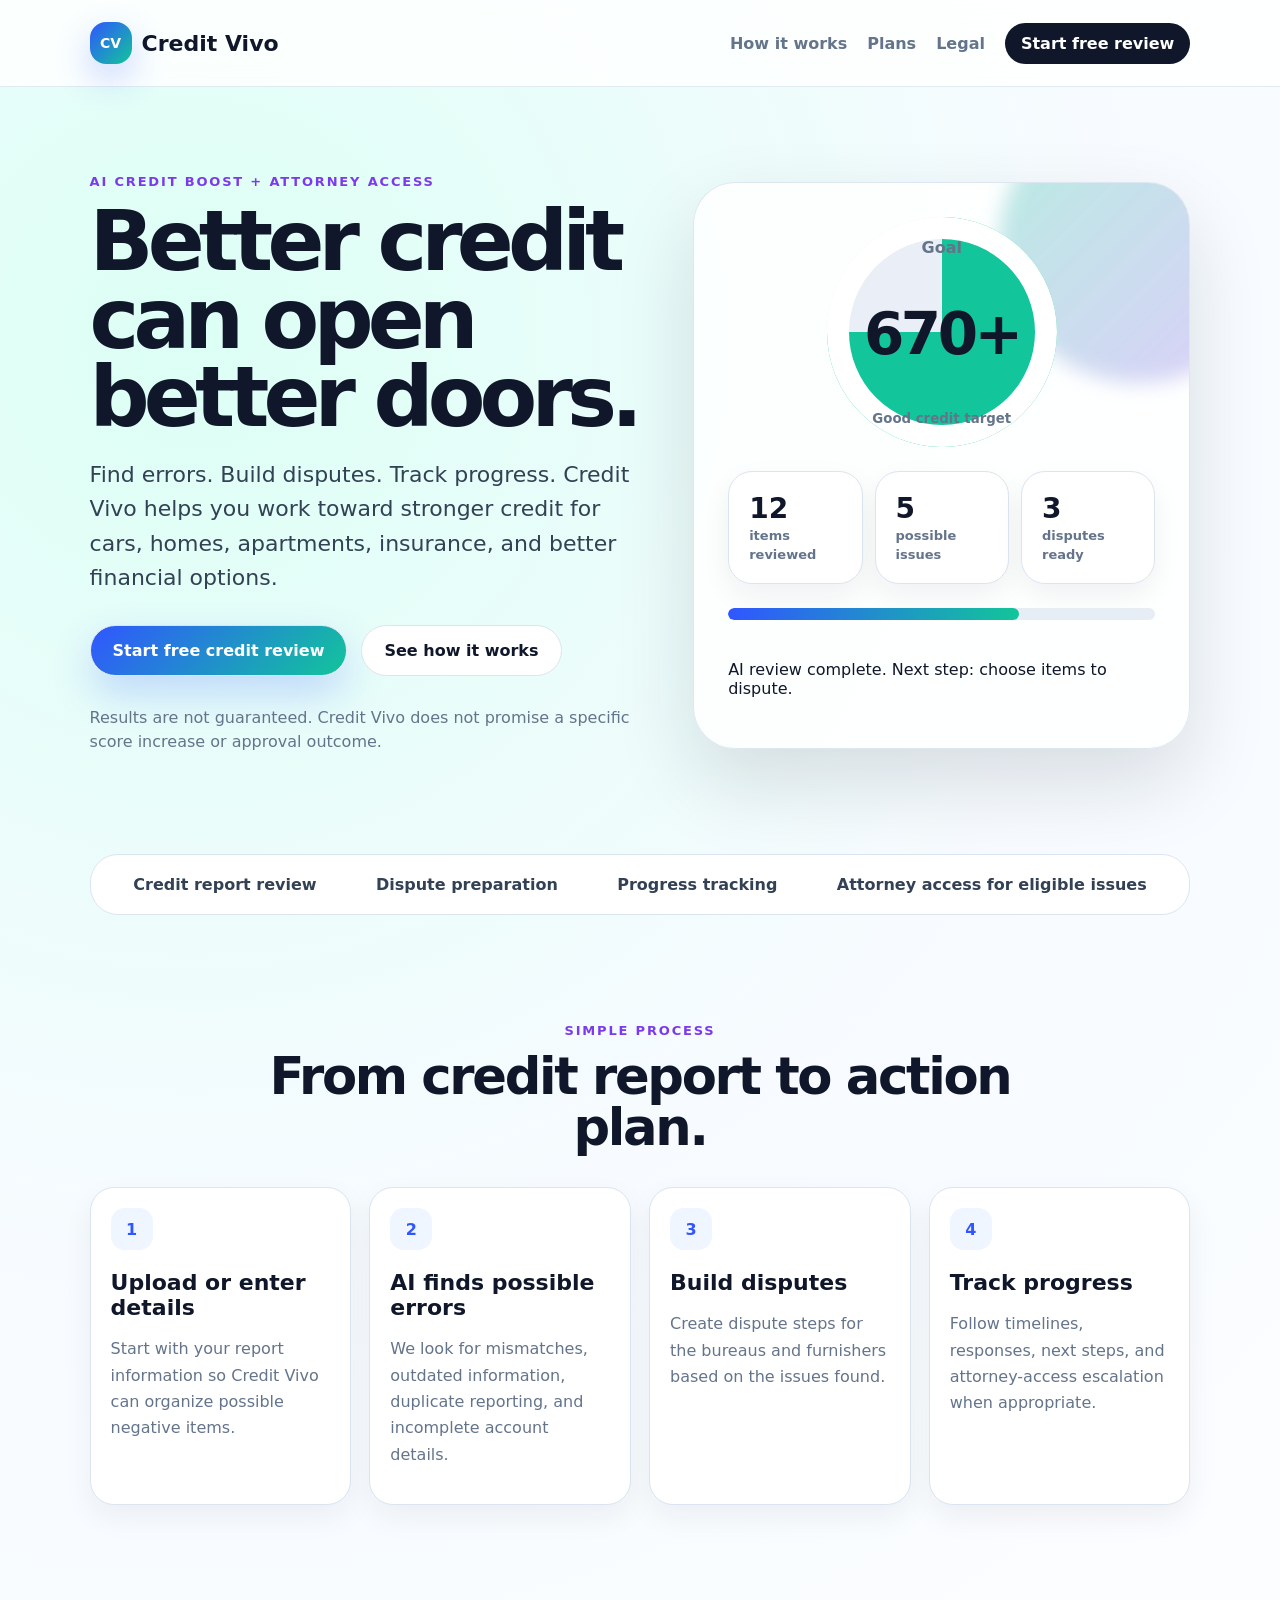
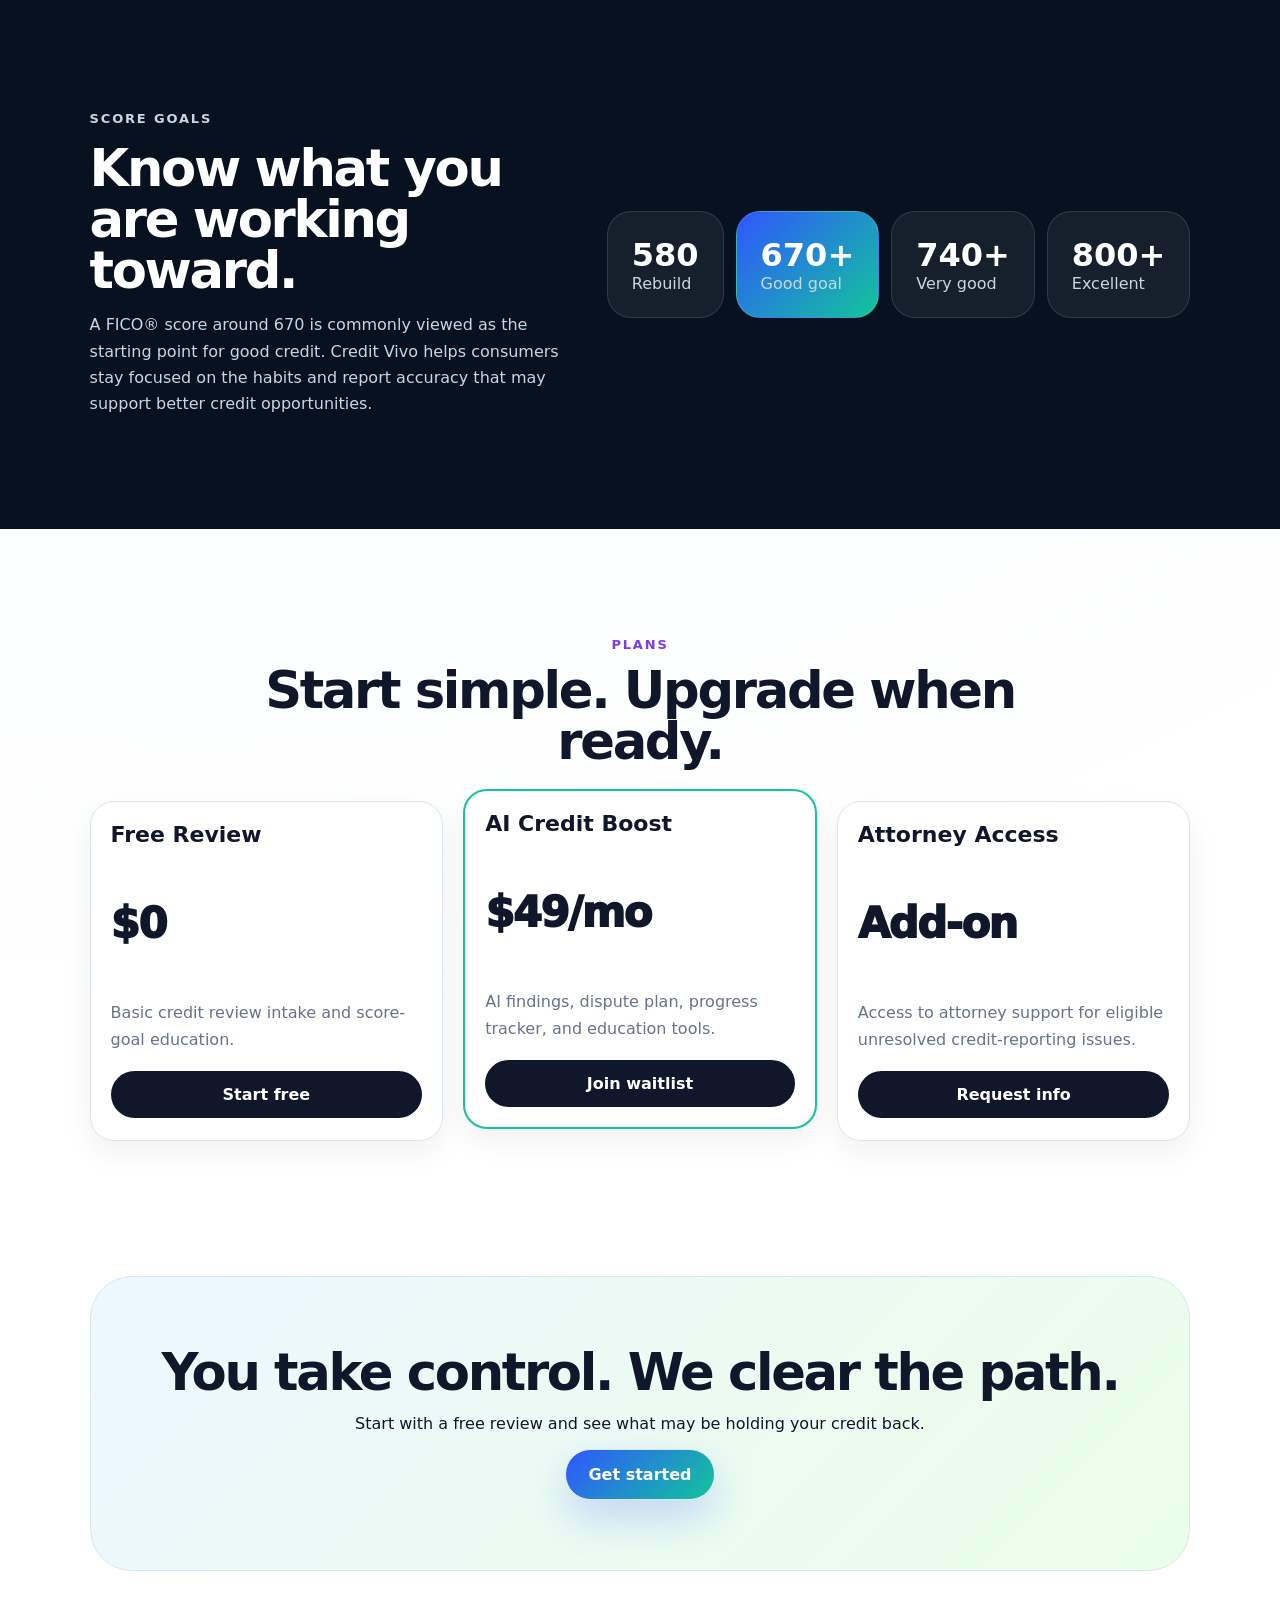
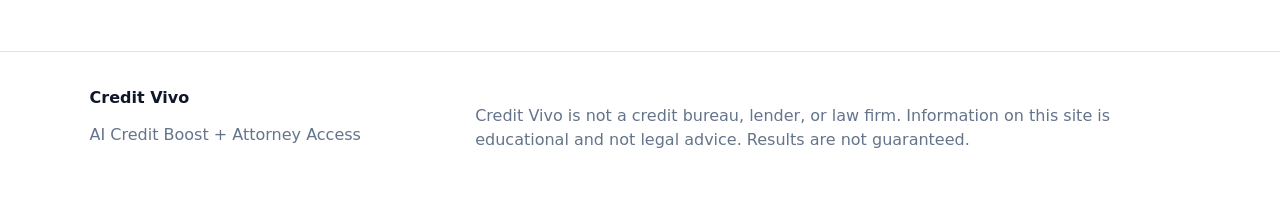
<file: index.html>
<!doctype html>
<html lang="en">
<head>
  <meta charset="utf-8" />
  <meta name="viewport" content="width=device-width, initial-scale=1" />
  <title>Credit Vivo | AI Credit Boost + Attorney Access</title>
  <meta name="description" content="Credit Vivo helps consumers review credit reports, find possible errors, build dispute plans, and track progress with AI-powered tools and attorney access for eligible issues." />
  <link rel="icon" href="/favicon.svg" />
  <link rel="stylesheet" href="/styles.css" />
</head>
<body>
  <header class="site-header">
    <a class="brand" href="/index.html" aria-label="Credit Vivo home">
      <span class="logo-mark">CV</span><span>Credit Vivo</span>
    </a>
    <nav>
      <a href="#how">How it works</a>
      <a href="#pricing">Plans</a>
      <a href="/legal.html">Legal</a>
      <a class="nav-cta" href="/start.html">Start free review</a>
    </nav>
  </header>

  <main>
    <section class="hero">
      <div class="hero-copy">
        <p class="eyebrow">AI Credit Boost + Attorney Access</p>
        <h1>Better credit can open better doors.</h1>
        <p class="subhead">Find errors. Build disputes. Track progress. Credit Vivo helps you work toward stronger credit for cars, homes, apartments, insurance, and better financial options.</p>
        <div class="hero-actions">
          <a class="button primary" href="/start.html">Start free credit review</a>
          <a class="button ghost" href="#how">See how it works</a>
        </div>
        <p class="fineprint">Results are not guaranteed. Credit Vivo does not promise a specific score increase or approval outcome.</p>
      </div>
      <div class="hero-card" aria-label="Credit Vivo dashboard preview">
        <div class="score-ring"><span>Goal</span><strong>670+</strong><small>Good credit target</small></div>
        <div class="panel-list">
          <div><b>12</b><span>items reviewed</span></div>
          <div><b>5</b><span>possible issues</span></div>
          <div><b>3</b><span>disputes ready</span></div>
        </div>
        <div class="progress"><span></span></div>
        <p>AI review complete. Next step: choose items to dispute.</p>
      </div>
    </section>

    <section class="trust-strip">
      <span>Credit report review</span>
      <span>Dispute preparation</span>
      <span>Progress tracking</span>
      <span>Attorney access for eligible issues</span>
    </section>

    <section id="how" class="section">
      <div class="section-heading">
        <p class="eyebrow">Simple process</p>
        <h2>From credit report to action plan.</h2>
      </div>
      <div class="steps">
        <article><span>1</span><h3>Upload or enter details</h3><p>Start with your report information so Credit Vivo can organize possible negative items.</p></article>
        <article><span>2</span><h3>AI finds possible errors</h3><p>We look for mismatches, outdated information, duplicate reporting, and incomplete account details.</p></article>
        <article><span>3</span><h3>Build disputes</h3><p>Create dispute steps for the bureaus and furnishers based on the issues found.</p></article>
        <article><span>4</span><h3>Track progress</h3><p>Follow timelines, responses, next steps, and attorney-access escalation when appropriate.</p></article>
      </div>
    </section>

    <section class="section split">
      <div>
        <p class="eyebrow">Score goals</p>
        <h2>Know what you are working toward.</h2>
        <p>A FICO® score around 670 is commonly viewed as the starting point for good credit. Credit Vivo helps consumers stay focused on the habits and report accuracy that may support better credit opportunities.</p>
      </div>
      <div class="score-scale">
        <div><strong>580</strong><span>Rebuild</span></div>
        <div class="active"><strong>670+</strong><span>Good goal</span></div>
        <div><strong>740+</strong><span>Very good</span></div>
        <div><strong>800+</strong><span>Excellent</span></div>
      </div>
    </section>

    <section id="pricing" class="section">
      <div class="section-heading">
        <p class="eyebrow">Plans</p>
        <h2>Start simple. Upgrade when ready.</h2>
      </div>
      <div class="pricing">
        <article><h3>Free Review</h3><p class="price">$0</p><p>Basic credit review intake and score-goal education.</p><a href="/start.html">Start free</a></article>
        <article class="featured"><h3>AI Credit Boost</h3><p class="price">$49/mo</p><p>AI findings, dispute plan, progress tracker, and education tools.</p><a href="/start.html">Join waitlist</a></article>
        <article><h3>Attorney Access</h3><p class="price">Add-on</p><p>Access to attorney support for eligible unresolved credit-reporting issues.</p><a href="/start.html">Request info</a></article>
      </div>
    </section>

    <section class="cta-section">
      <h2>You take control. We clear the path.</h2>
      <p>Start with a free review and see what may be holding your credit back.</p>
      <a class="button primary" href="/start.html">Get started</a>
    </section>
  </main>

  <footer>
    <div><strong>Credit Vivo</strong><p>AI Credit Boost + Attorney Access</p></div>
    <p>Credit Vivo is not a credit bureau, lender, or law firm. Information on this site is educational and not legal advice. Results are not guaranteed.</p>
  </footer>
</body>
</html>
</file>
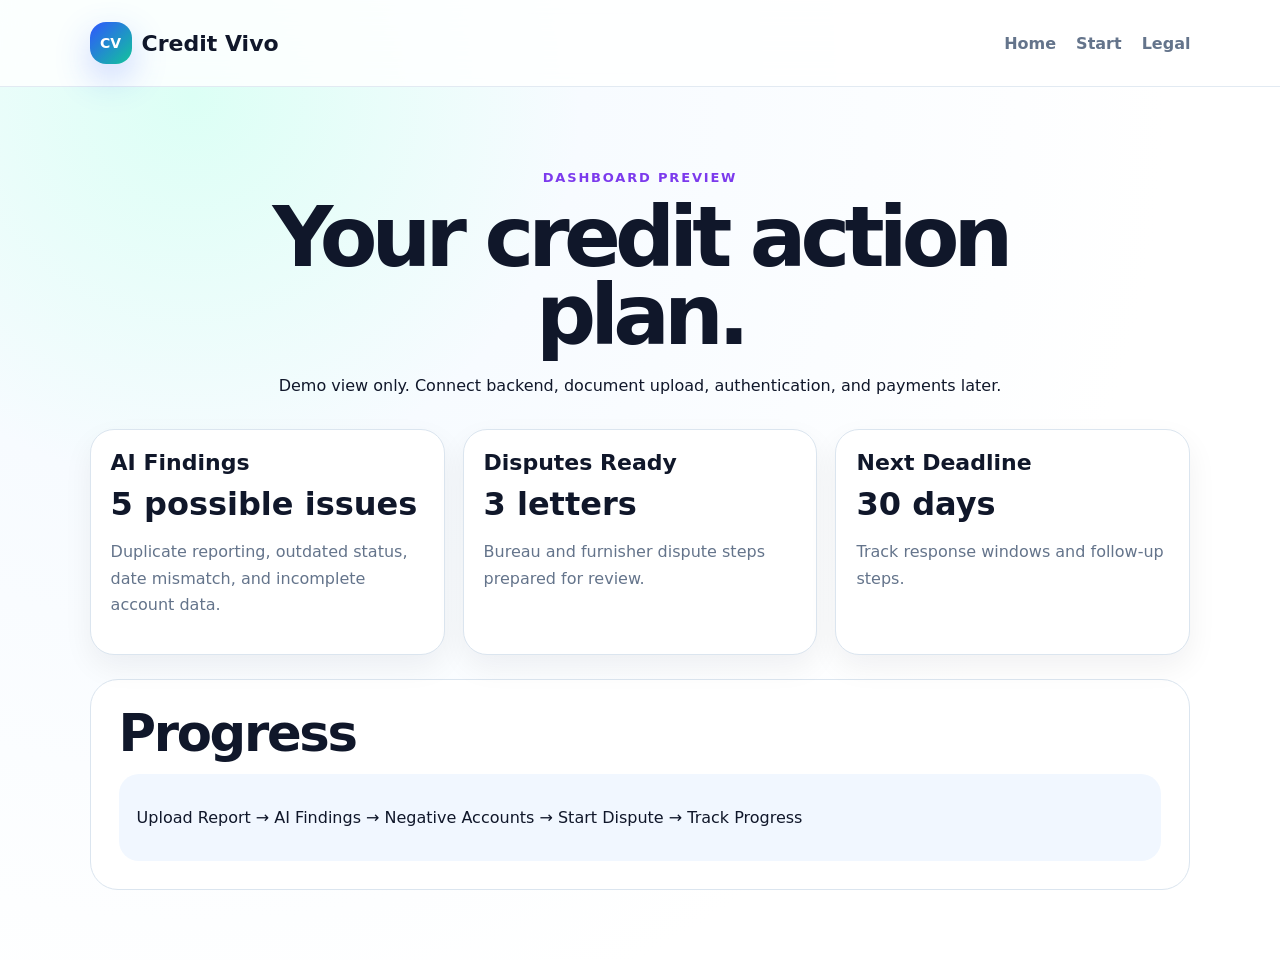
<file: dashboard.html>
<!doctype html>
<html lang="en">
<head><meta charset="utf-8"/><meta name="viewport" content="width=device-width, initial-scale=1"/><title>Dashboard | Credit Vivo</title><link rel="icon" href="/favicon.svg"/><link rel="stylesheet" href="/styles.css"/></head>
<body>
<header class="site-header"><a class="brand" href="/index.html"><span class="logo-mark">CV</span><span>Credit Vivo</span></a><nav><a href="/index.html">Home</a><a href="/start.html">Start</a><a href="/legal.html">Legal</a></nav></header>
<main class="page-wrap">
  <section class="section-heading"><p class="eyebrow">Dashboard preview</p><h1>Your credit action plan.</h1><p>Demo view only. Connect backend, document upload, authentication, and payments later.</p></section>
  <section class="dashboard-grid">
    <article><h3>AI Findings</h3><strong>5 possible issues</strong><p>Duplicate reporting, outdated status, date mismatch, and incomplete account data.</p></article>
    <article><h3>Disputes Ready</h3><strong>3 letters</strong><p>Bureau and furnisher dispute steps prepared for review.</p></article>
    <article><h3>Next Deadline</h3><strong>30 days</strong><p>Track response windows and follow-up steps.</p></article>
  </section>
  <section class="timeline"><h2>Progress</h2><div><span></span><p>Upload Report → AI Findings → Negative Accounts → Start Dispute → Track Progress</p></div></section>
</main>
</body></html>
</file>
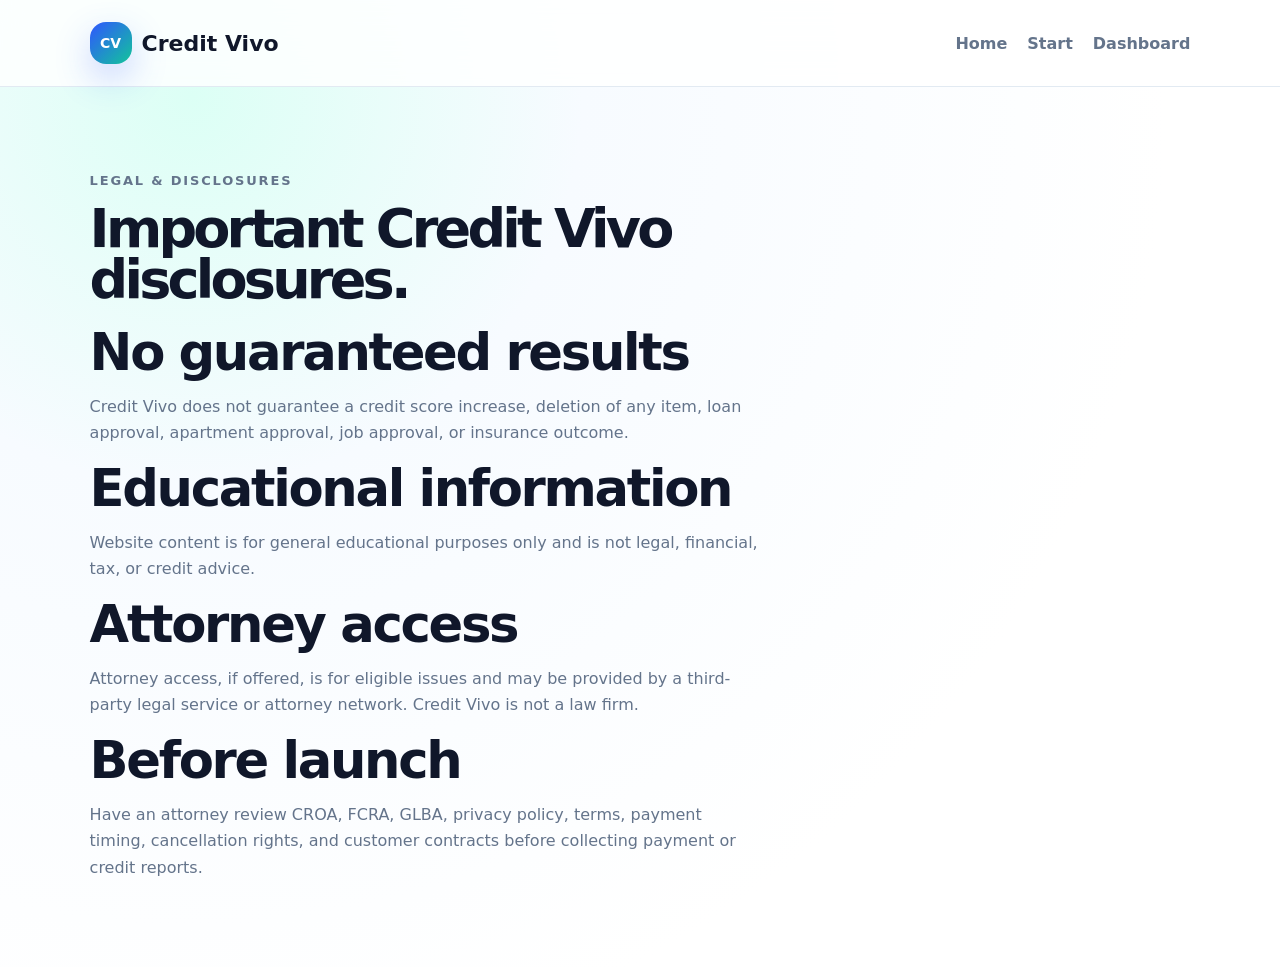
<file: legal.html>
<!doctype html>
<html lang="en">
<head><meta charset="utf-8"/><meta name="viewport" content="width=device-width, initial-scale=1"/><title>Legal | Credit Vivo</title><link rel="icon" href="/favicon.svg"/><link rel="stylesheet" href="/styles.css"/></head>
<body>
<header class="site-header"><a class="brand" href="/index.html"><span class="logo-mark">CV</span><span>Credit Vivo</span></a><nav><a href="/index.html">Home</a><a href="/start.html">Start</a><a href="/dashboard.html">Dashboard</a></nav></header>
<main class="page-wrap legal-copy">
  <p class="eyebrow">Legal & disclosures</p><h1>Important Credit Vivo disclosures.</h1>
  <h2>No guaranteed results</h2><p>Credit Vivo does not guarantee a credit score increase, deletion of any item, loan approval, apartment approval, job approval, or insurance outcome.</p>
  <h2>Educational information</h2><p>Website content is for general educational purposes only and is not legal, financial, tax, or credit advice.</p>
  <h2>Attorney access</h2><p>Attorney access, if offered, is for eligible issues and may be provided by a third-party legal service or attorney network. Credit Vivo is not a law firm.</p>
  <h2>Before launch</h2><p>Have an attorney review CROA, FCRA, GLBA, privacy policy, terms, payment timing, cancellation rights, and customer contracts before collecting payment or credit reports.</p>
</main>
</body></html>
</file>
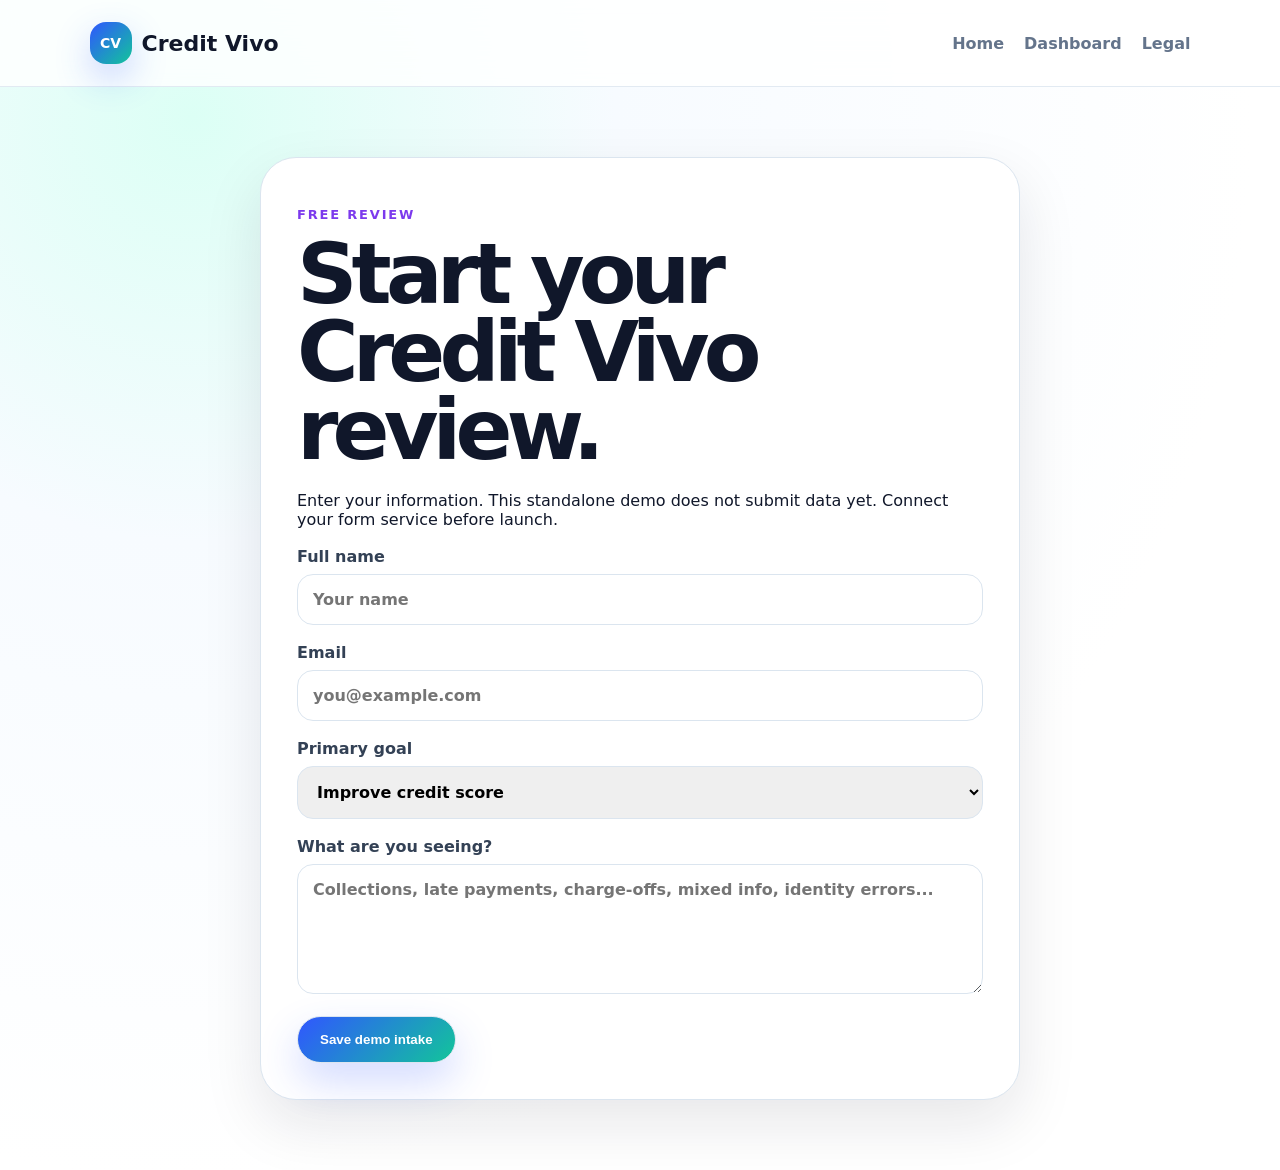
<file: start.html>
<!doctype html>
<html lang="en">
<head><meta charset="utf-8"/><meta name="viewport" content="width=device-width, initial-scale=1"/><title>Start Free Review | Credit Vivo</title><link rel="icon" href="/favicon.svg"/><link rel="stylesheet" href="/styles.css"/></head>
<body>
<header class="site-header"><a class="brand" href="/index.html"><span class="logo-mark">CV</span><span>Credit Vivo</span></a><nav><a href="/index.html">Home</a><a href="/dashboard.html">Dashboard</a><a href="/legal.html">Legal</a></nav></header>
<main class="page-wrap">
  <section class="form-card">
    <p class="eyebrow">Free review</p><h1>Start your Credit Vivo review.</h1><p>Enter your information. This standalone demo does not submit data yet. Connect your form service before launch.</p>
    <form>
      <label>Full name<input placeholder="Your name" /></label>
      <label>Email<input type="email" placeholder="you@example.com" /></label>
      <label>Primary goal<select><option>Improve credit score</option><option>Prepare for auto loan</option><option>Prepare for mortgage</option><option>Apartment approval</option><option>Review report errors</option></select></label>
      <label>What are you seeing?<textarea placeholder="Collections, late payments, charge-offs, mixed info, identity errors..."></textarea></label>
      <button type="button" class="button primary">Save demo intake</button>
    </form>
  </section>
</main>
</body></html>
</file>
<file: styles.css>
:root{--ink:#10172a;--muted:#64748b;--line:#dbe5ef;--blue:#3056ff;--green:#12c59a;--purple:#7c3aed;--bg:#f7fbff;--card:#ffffff}*{box-sizing:border-box}body{margin:0;font-family:Inter,ui-sans-serif,system-ui,-apple-system,Segoe UI,Roboto,Arial,sans-serif;background:radial-gradient(circle at 15% 10%,#dcfff5 0,#f7fbff 28%,#fff 70%);color:var(--ink)}a{color:inherit;text-decoration:none}.site-header{display:flex;align-items:center;justify-content:space-between;gap:24px;padding:22px 7vw;position:sticky;top:0;background:rgba(255,255,255,.82);backdrop-filter:blur(18px);border-bottom:1px solid rgba(219,229,239,.8);z-index:10}.brand{display:flex;align-items:center;gap:10px;font-weight:900;font-size:22px}.logo-mark{display:grid;place-items:center;width:42px;height:42px;border-radius:16px;background:linear-gradient(135deg,var(--blue),var(--green));color:white;font-size:14px;box-shadow:0 14px 35px rgba(48,86,255,.25)}nav{display:flex;align-items:center;gap:20px;color:var(--muted);font-weight:700}.nav-cta{background:var(--ink);color:white;padding:11px 16px;border-radius:999px}.hero{min-height:720px;display:grid;grid-template-columns:1.05fr .95fr;gap:54px;align-items:center;padding:74px 7vw 84px}.eyebrow{color:var(--purple);font-weight:900;text-transform:uppercase;letter-spacing:.14em;font-size:13px}h1{font-size:clamp(42px,7vw,84px);line-height:.93;margin:10px 0 22px;letter-spacing:-.07em}h2{font-size:clamp(30px,4vw,52px);line-height:1;margin:0 0 14px;letter-spacing:-.045em}h3{font-size:22px;margin:0 0 10px}.subhead{font-size:22px;line-height:1.55;color:#334155;max-width:720px}.button{display:inline-flex;align-items:center;justify-content:center;border-radius:999px;padding:15px 22px;font-weight:900;border:1px solid var(--line)}.primary{background:linear-gradient(135deg,var(--blue),var(--green));color:white;box-shadow:0 18px 40px rgba(48,86,255,.22)}.ghost{background:white}.hero-actions{display:flex;gap:14px;flex-wrap:wrap;margin:30px 0}.fineprint,footer p{color:var(--muted);line-height:1.5}.hero-card{border:1px solid rgba(219,229,239,.9);border-radius:42px;background:rgba(255,255,255,.86);box-shadow:0 34px 80px rgba(16,23,42,.13);padding:34px;min-height:460px;display:flex;flex-direction:column;justify-content:center;gap:24px;position:relative;overflow:hidden}.hero-card:before{content:"";position:absolute;inset:-80px -90px auto auto;width:280px;height:280px;background:linear-gradient(135deg,rgba(18,197,154,.3),rgba(124,58,237,.25));border-radius:50%;filter:blur(10px)}.score-ring{position:relative;margin:auto;width:230px;height:230px;border-radius:50%;display:grid;place-items:center;text-align:center;background:conic-gradient(var(--green) 75%,#e9eef7 0);box-shadow:inset 0 0 0 22px white}.score-ring strong{font-size:58px;letter-spacing:-.06em}.score-ring span,.score-ring small{display:block;color:var(--muted);font-weight:800}.panel-list{display:grid;grid-template-columns:repeat(3,1fr);gap:12px}.panel-list div,.steps article,.pricing article,.dashboard-grid article{background:#fff;border:1px solid var(--line);border-radius:24px;padding:20px;box-shadow:0 12px 30px rgba(16,23,42,.06)}.panel-list b{display:block;font-size:28px}.panel-list span{font-size:13px;color:var(--muted);font-weight:700}.progress{height:12px;border-radius:999px;background:#e7edf5;overflow:hidden}.progress span{display:block;height:100%;width:68%;border-radius:999px;background:linear-gradient(90deg,var(--blue),var(--green))}.trust-strip{margin:0 7vw;padding:20px;border:1px solid var(--line);border-radius:28px;background:white;display:flex;justify-content:space-around;gap:14px;flex-wrap:wrap;color:#334155;font-weight:900}.section{padding:95px 7vw}.section-heading{text-align:center;max-width:760px;margin:0 auto 34px}.steps{display:grid;grid-template-columns:repeat(4,1fr);gap:18px}.steps span{display:grid;place-items:center;width:42px;height:42px;border-radius:14px;background:#eff6ff;color:var(--blue);font-weight:900;margin-bottom:20px}.steps p,.pricing p,.dashboard-grid p,.legal-copy p,.split p{color:var(--muted);line-height:1.65}.split{display:grid;grid-template-columns:1fr 1fr;gap:30px;align-items:center;background:#08111f;color:white}.split p{color:#cbd5e1}.score-scale{display:grid;grid-template-columns:repeat(4,1fr);gap:12px}.score-scale div{padding:24px;border:1px solid rgba(255,255,255,.12);border-radius:24px;background:rgba(255,255,255,.06)}.score-scale strong{font-size:32px;display:block}.score-scale span{color:#cbd5e1}.score-scale .active{background:linear-gradient(135deg,var(--blue),var(--green));color:white}.pricing{display:grid;grid-template-columns:repeat(3,1fr);gap:20px}.pricing .featured{border:2px solid var(--green);transform:translateY(-12px)}.price{font-size:42px!important;color:var(--ink)!important;font-weight:950;letter-spacing:-.04em}.pricing a{display:block;text-align:center;background:var(--ink);color:white;border-radius:999px;padding:14px 16px;font-weight:900;margin-top:18px}.cta-section{margin:40px 7vw 80px;padding:70px 30px;border-radius:42px;text-align:center;background:linear-gradient(135deg,#edf7ff,#eaffe8);border:1px solid var(--line)}footer{display:grid;grid-template-columns:1fr 2fr;gap:28px;padding:36px 7vw;border-top:1px solid var(--line);background:white}.page-wrap{padding:70px 7vw}.form-card{max-width:760px;margin:auto;background:white;border:1px solid var(--line);border-radius:36px;padding:36px;box-shadow:0 24px 60px rgba(16,23,42,.1)}label{display:block;margin:18px 0;font-weight:800;color:#334155}input,select,textarea{width:100%;margin-top:8px;border:1px solid var(--line);border-radius:16px;padding:15px;font:inherit}textarea{min-height:130px}.dashboard-grid{display:grid;grid-template-columns:repeat(3,1fr);gap:18px}.dashboard-grid strong{font-size:32px}.timeline{background:white;border:1px solid var(--line);border-radius:28px;padding:28px;margin-top:24px}.timeline div{padding:18px;border-radius:20px;background:#f1f7ff}.legal-copy{max-width:850px}.legal-copy h1{font-size:54px}@media(max-width:900px){.site-header{align-items:flex-start}.site-header,nav{flex-direction:column}.hero,.split,.pricing,.dashboard-grid,footer{grid-template-columns:1fr}.steps{grid-template-columns:1fr 1fr}.hero{padding-top:45px}.score-scale{grid-template-columns:1fr 1fr}}@media(max-width:560px){.steps,.score-scale,.panel-list{grid-template-columns:1fr}h1{font-size:48px}.site-header{position:relative}.hero-card{border-radius:28px;padding:22px}}
</file>
